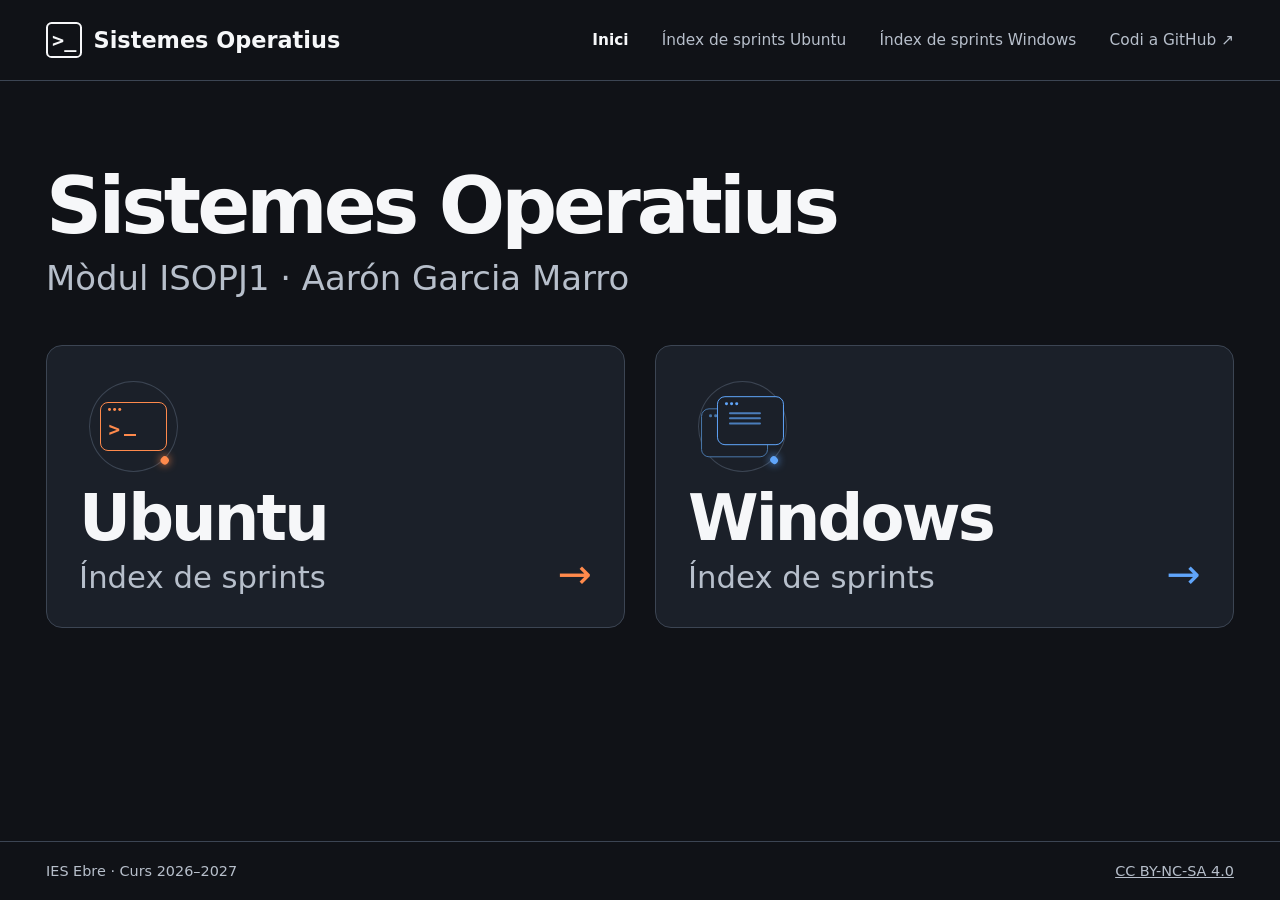
<file: index.html>
<!DOCTYPE html>
<html lang="ca">
<head>
  <meta charset="UTF-8">
  <meta name="viewport" content="width=device-width, initial-scale=1">
  <title>Sistemes Operatius · Inici</title>
  <link rel="stylesheet" href="css/portada.css">
</head>
<body>
  <header class="capcalera">
    <nav class="contenidor navegacio" aria-label="Navegació principal">
      <a class="marca" href="index.html">
        <span class="marca-terminal" aria-hidden="true">&gt;_</span>
        Sistemes Operatius
      </a>
      <ul class="menu">
        <li><a href="index.html" aria-current="page">Inici</a></li>
        <li><a href="sprints_ubuntu.html">Índex de sprints Ubuntu</a></li>
        <li><a href="sprints_windows.html">Índex de sprints Windows</a></li>
        <li><a href="https://github.com/aarongarcia33/sistemes_operatius">Codi a GitHub ↗</a></li>
      </ul>
    </nav>
  </header>

  <main class="contenidor portada">
    <h1>Sistemes Operatius</h1>
    <p class="subtitol">Mòdul ISOPJ1 · Aarón Garcia Marro</p>

    <div class="sistemes">
      <a class="targeta ubuntu" href="sprints_ubuntu.html" aria-labelledby="ubuntu-titol ubuntu-index">
        <span class="animacio" aria-hidden="true">
          <span class="orbita"></span>
          <span class="finestra terminal"><span class="simbol-terminal">&gt;</span><span class="cursor"></span></span>
        </span>
        <h2 id="ubuntu-titol">Ubuntu</h2>
        <span class="targeta-index" id="ubuntu-index">Índex de sprints</span>
        <span class="fletxa" aria-hidden="true">→</span>
      </a>

      <a class="targeta windows" href="sprints_windows.html" aria-labelledby="windows-titol windows-index">
        <span class="animacio" aria-hidden="true">
          <span class="orbita"></span>
          <span class="finestra finestra-darrere"></span>
          <span class="finestra finestra-davant"><span class="linies"></span></span>
        </span>
        <h2 id="windows-titol">Windows</h2>
        <span class="targeta-index" id="windows-index">Índex de sprints</span>
        <span class="fletxa" aria-hidden="true">→</span>
      </a>
    </div>
  </main>

  <footer class="peu">
    <div class="contenidor peu-contingut">
      <span>IES Ebre · Curs 2026–2027</span>
      <a href="https://creativecommons.org/licenses/by-nc-sa/4.0/deed.ca" rel="license">CC BY-NC-SA 4.0</a>
    </div>
  </footer>
</body>
</html>
</file>
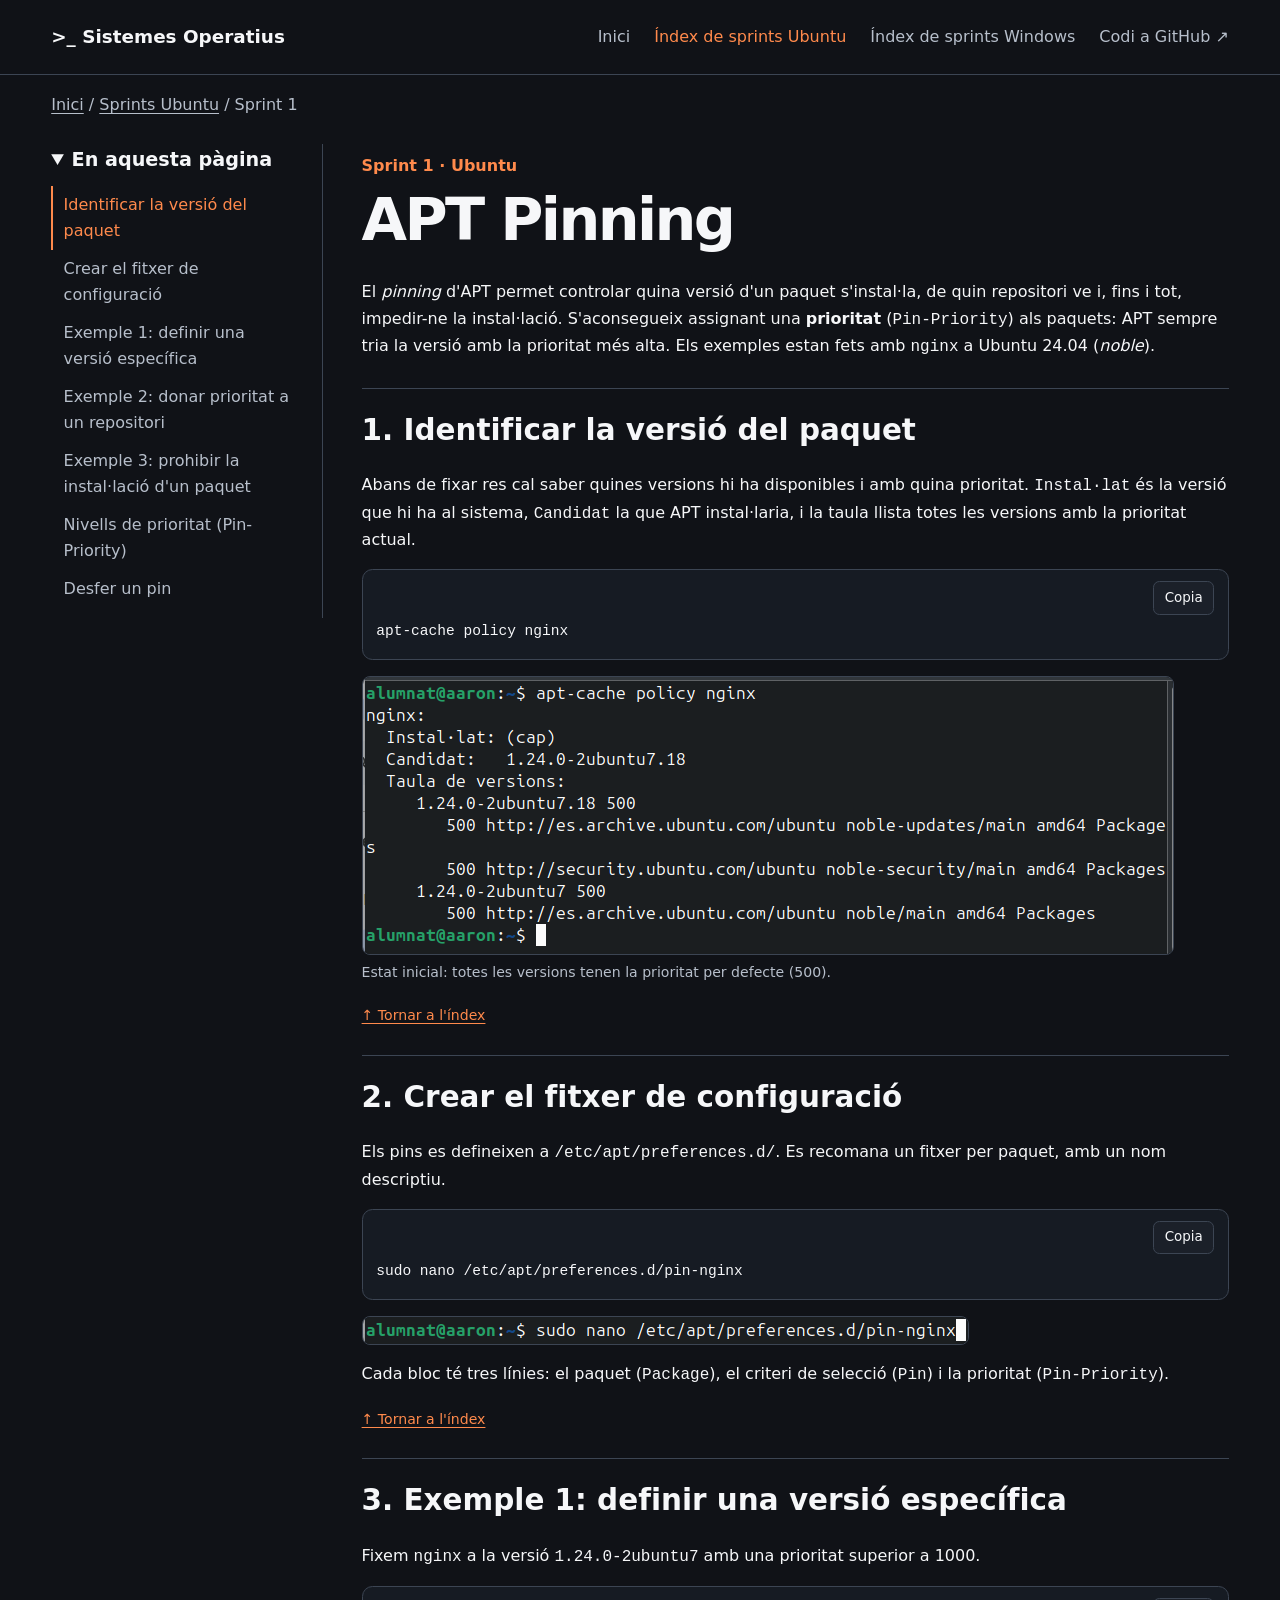
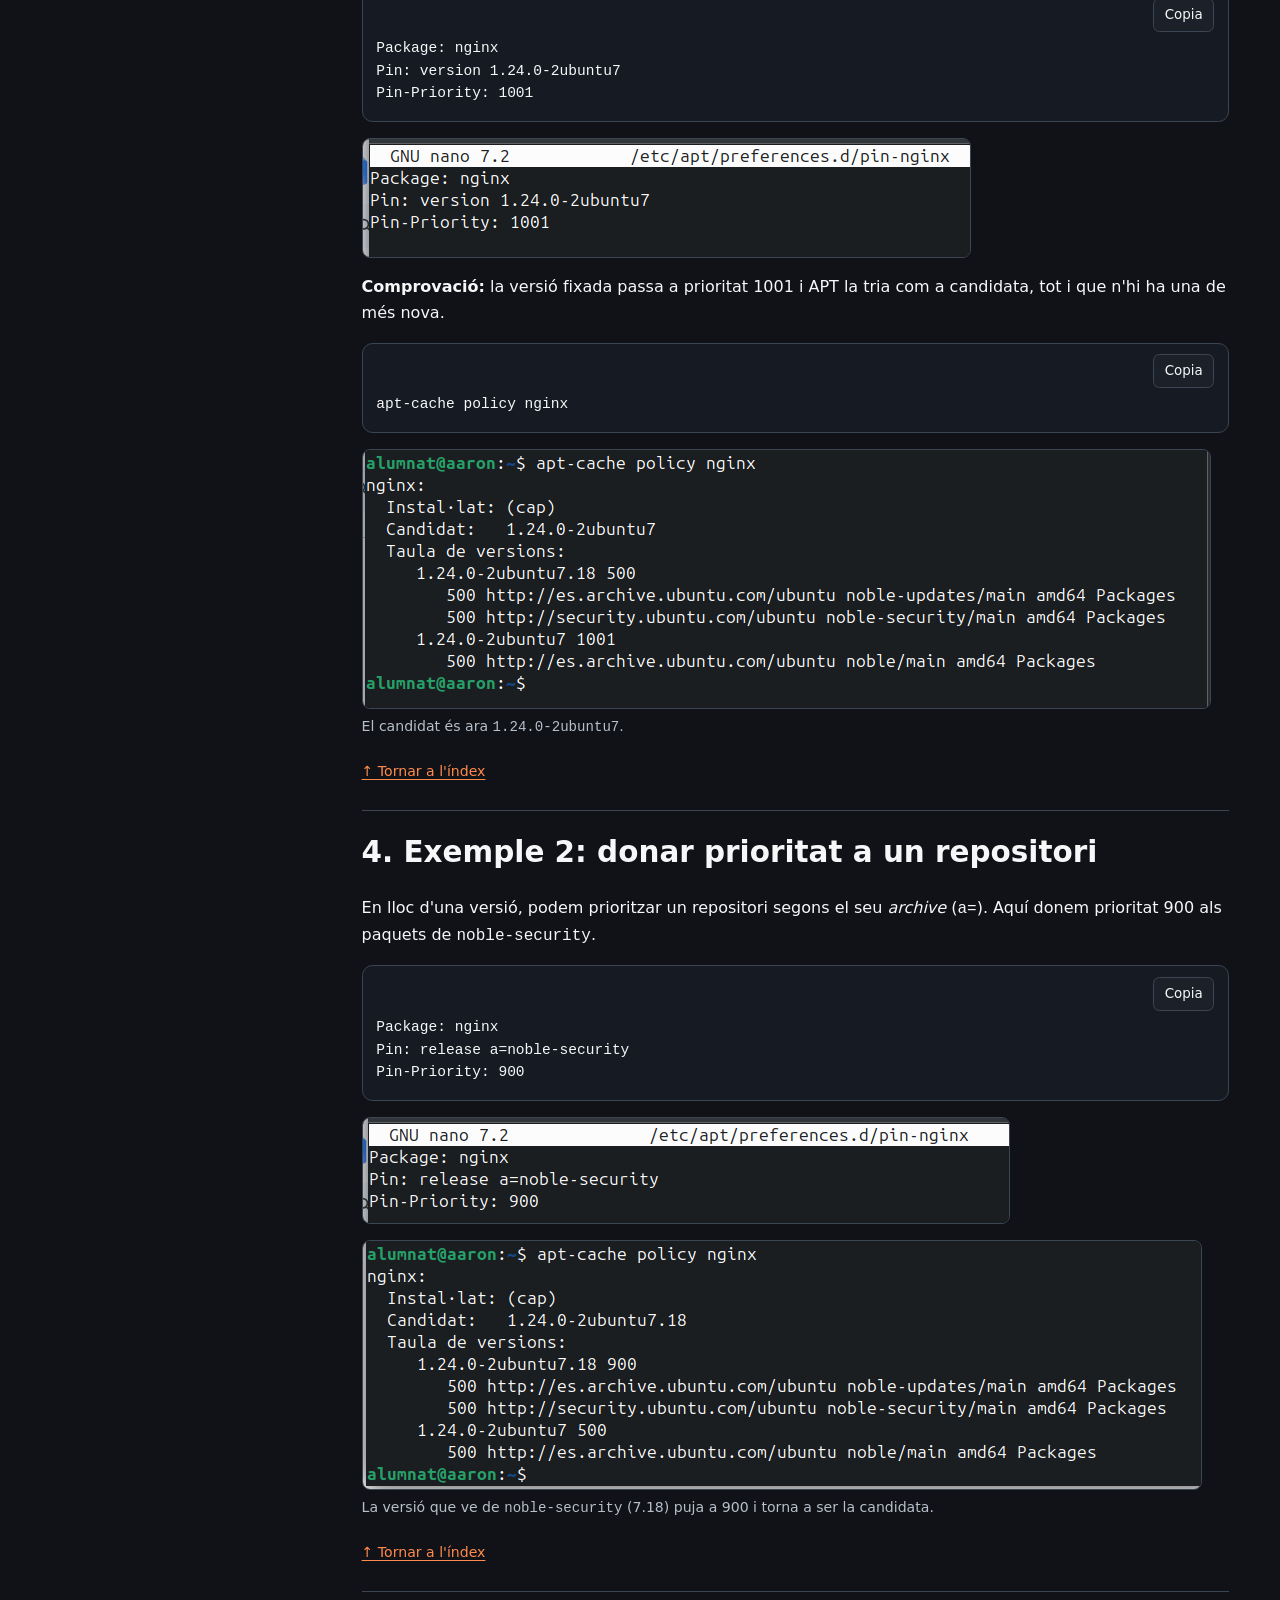
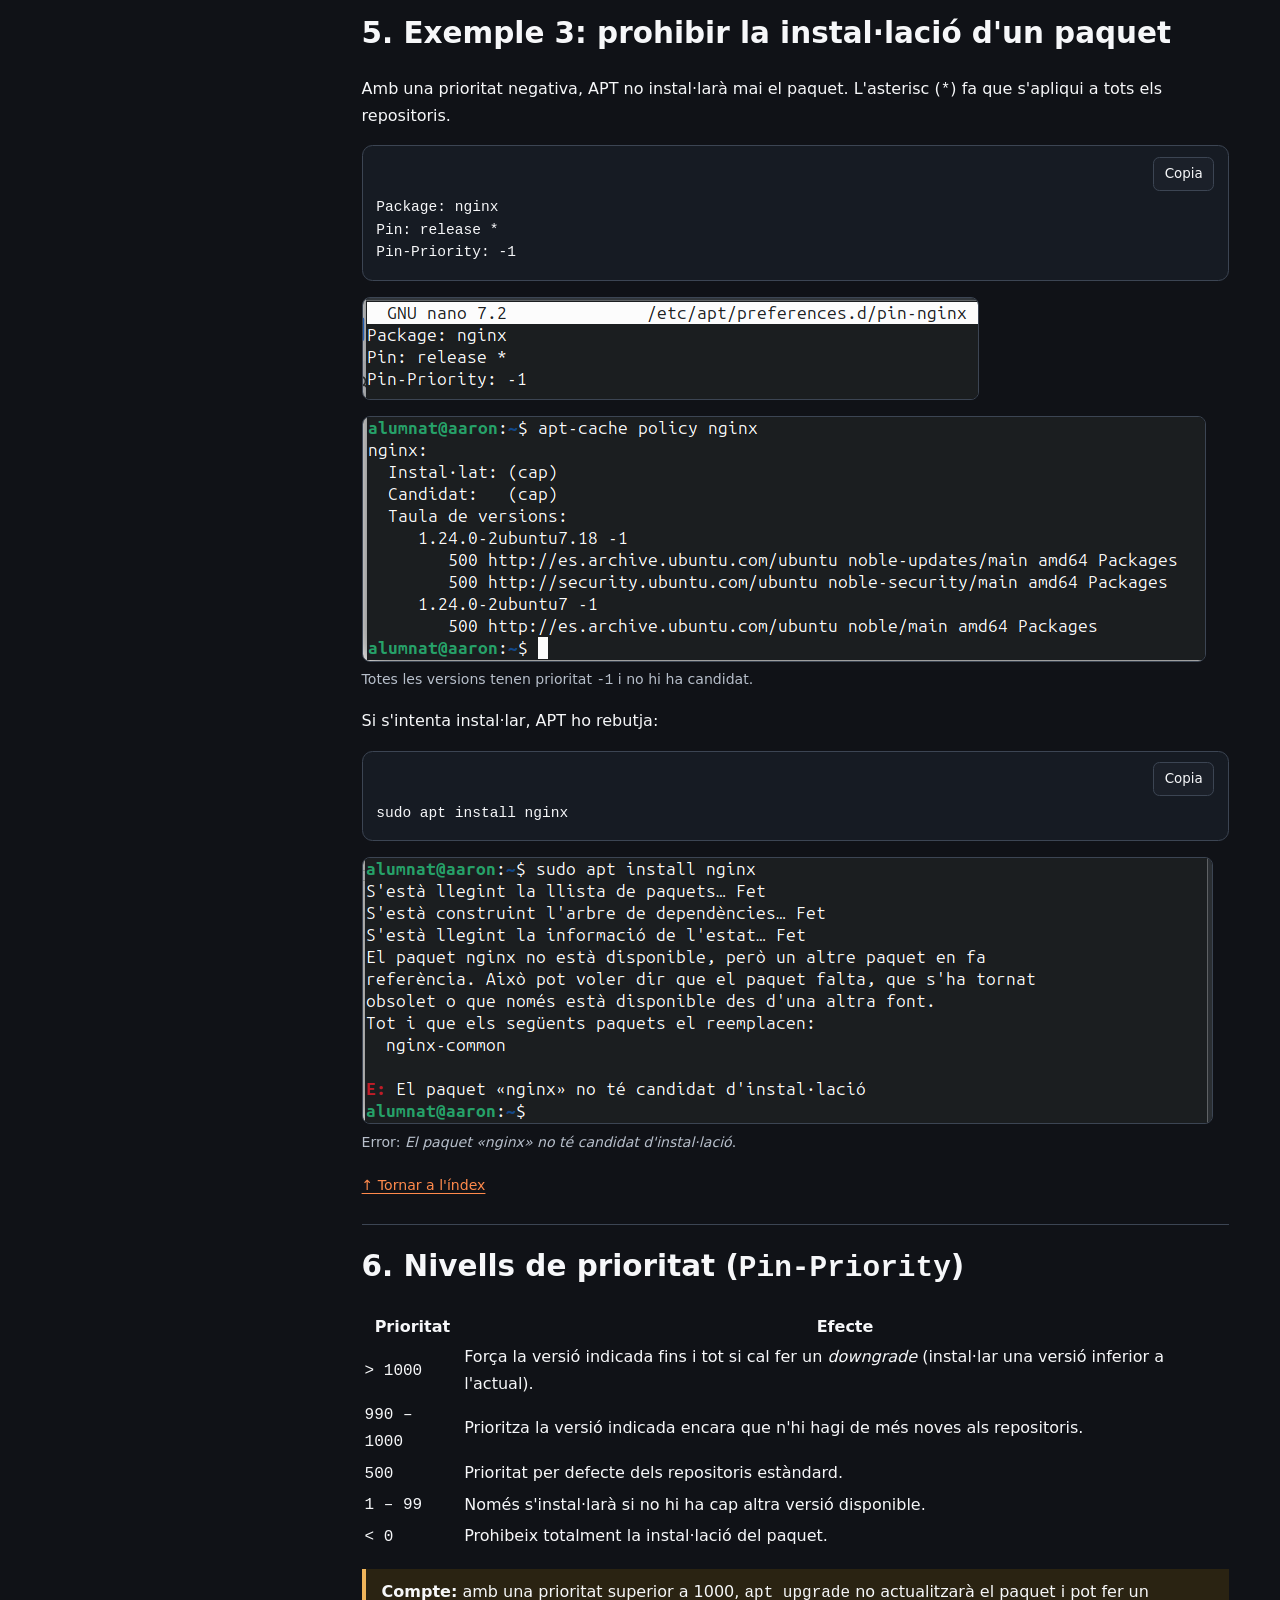
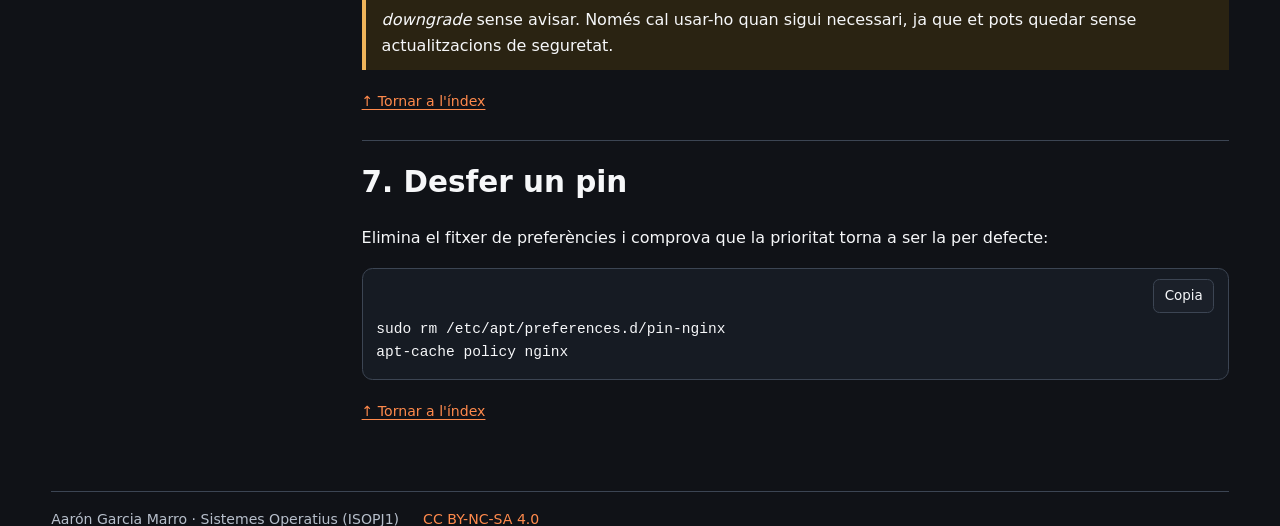
<file: ubuntu/sprint1/index.html>
<!DOCTYPE html>
<html lang="ca">
<head>
  <meta charset="UTF-8">
  <meta name="viewport" content="width=device-width, initial-scale=1">
  <title>APT Pinning · Sprint 1 Ubuntu · Sistemes Operatius</title>
  <style>

:root {
  color-scheme: dark;
  --bg: #101217;
  --card: #1b2029;
  --tx: #f6f7f9;
  --mut: #b7bfcb;
  --ac: #ff8a4c;
  --acs: #292017;
  --bd: #3c4553;
  --code: #161b23;
  --codetx: #f6f7f9;
  --w: #2a2312;
  --wbd: #efb45a;
  --g: #172920;
  --gbd: #76c8a1;
  --sh: none;
  font-family: system-ui, "Segoe UI", sans-serif;
}
* { box-sizing: border-box; }
html { scroll-padding-top: 1rem; scroll-behavior: auto; }
body { margin: 0; background: var(--bg); color: var(--tx); font: 1rem/1.65 system-ui, "Segoe UI", sans-serif; }
a { color: var(--ac); text-underline-offset: .18em; }
:focus-visible { outline: 2px solid var(--ac); outline-offset: 4px; }
.amplada { width: min(92%, 83rem); margin-inline: auto; }
.capcalera, .peu { border-bottom: 1px solid var(--bd); }
.navegacio, .menu, .peu { display: flex; align-items: center; flex-wrap: wrap; gap: .6rem 1.5rem; }
.navegacio { justify-content: space-between; min-height: 4.6rem; padding-block: .9rem; }
.navegacio a { color: var(--mut); text-decoration: none; }
.navegacio a:hover, .navegacio .actual { color: var(--ac); }
.navegacio .marca { color: var(--tx); font-weight: 750; font-size: 1.15rem; }
.ruta { margin-block: 1.1rem 1.6rem; color: var(--mut); }
.ruta a { color: inherit; }
.graella { display: grid; grid-template-columns: minmax(12rem, 17rem) minmax(0, 1fr); gap: clamp(1.35rem, 3vw, 3rem); align-items: start; }
.index-doc { position: sticky; top: 1rem; border-right: 1px solid var(--bd); padding: 0 1rem 0 0; max-height: calc(100vh - 2rem); overflow-y: auto; }
.index-doc summary { cursor: pointer; font-size: 1.2rem; font-weight: 700; }
.index-doc ol { list-style: none; padding: 0; margin: .65rem 0; }
.index-doc a { display: block; border-left: 2px solid transparent; padding: .35rem .65rem; color: var(--mut); text-decoration: none; }
.index-doc a:hover, .index-doc a[aria-current] { color: var(--ac); border-color: var(--ac); }
main.document { width: 100%; max-width: none; margin: 0; padding: 0 0 2.5rem; min-width: 0; }
.intro { margin-bottom: 1.75rem; }
.intro h1 { margin: .2rem 0 .6rem; font-size: clamp(2.05rem, 4.6vw, 4.6rem); letter-spacing: -.045em; line-height: 1.07; }
.intro p { margin: .55rem 0; color: var(--mut); }
.intro .etiqueta { color: var(--ac); font-weight: 650; }
.document h2 { font-size: clamp(1.5rem, 2.3vw, 2.15rem); line-height: 1.2; }
.document :is(.apartat, .part) { background: transparent; border: 0; border-top: 1px solid var(--bd); border-radius: 0; margin: 1.7rem 0; padding: 1.5rem 0 0; overflow: visible; box-shadow: none; }
.document .apartat h2 { margin-top: 0; }
.document .banner { background: transparent; color: inherit; padding: 0; }
.document .banner small, .document .banner span { color: var(--mut); }
.document .body { padding: 0; }
.document h3 .lv { color: var(--bg); }
.document pre { white-space: pre; overflow-x: auto; font: .91rem/1.55 ui-monospace, monospace; }
.document code { font-family: ui-monospace, monospace; }
.document pre code { background: transparent; padding: 0; font-size: inherit; }
.document figure { margin: 1rem 0; }
.document figure img { display: block; max-width: 100%; height: auto; border: 1px solid var(--bd); border-radius: .5rem; }
.document figcaption { color: var(--mut); font-size: .88rem; margin-top: .4rem; }
.document .nota { background: var(--w); border-left: 4px solid var(--wbd); padding: .65rem 1rem; }
.document table { display: block; max-width: 100%; overflow-x: auto; }
.document .tornar-index, .document .back { margin-top: 1.25rem; font-size: .88rem; }
.document .bloc-codi { display: grid; border: 1px solid var(--bd); border-radius: .65rem; background: var(--code); padding: .65rem .85rem; margin: 1rem 0; }
.document .bloc-codi pre { margin: .35rem 0; }
button { color: var(--tx); background: var(--card); border: 1px solid var(--bd); border-radius: .4rem; padding: .3rem .65rem; font: inherit; cursor: pointer; }
.copia { justify-self: end; font-size: .84rem; }
.document img[data-ampliable] { cursor: zoom-in; }
dialog { width: max-content; max-width: 94vw; max-height: 94vh; border: 1px solid var(--bd); border-radius: .75rem; background: var(--bg); padding: .7rem; }
dialog form { text-align: right; margin-bottom: .5rem; }
dialog img { display: block; max-width: 88vw; max-height: 78vh; object-fit: contain; }
dialog::backdrop { background: #000c; }
.peu { margin: 0; padding: 1rem 0; border-top: 1px solid var(--bd); border-bottom: 0; color: var(--mut); font-size: .88rem; }
@media (max-width: 53rem) {
  .graella { grid-template-columns: minmax(0, 1fr); }
  .index-doc { position: static; max-height: none; border: 0; padding: .75rem; border-radius: .65rem; background: var(--card); }
}

  </style>
</head>
<body>
  <header class="capcalera">
    <nav class="amplada navegacio" aria-label="Navegació principal">
      <a class="marca" href="../../index.html">&gt;_ Sistemes Operatius</a>
      <div class="menu">
        <a href="../../index.html">Inici</a>
        <a class="actual" href="../../sprints_ubuntu.html">Índex de sprints Ubuntu</a>
        <a href="../../sprints_windows.html">Índex de sprints Windows</a>
        <a href="https://github.com/aarongarcia33/sistemes_operatius">Codi a GitHub ↗</a>
      </div>
    </nav>
  </header>
  <div class="amplada">
    <nav class="ruta" aria-label="Ubicació">
      <a href="../../index.html">Inici</a> /
      <a href="../../sprints_ubuntu.html">Sprints Ubuntu</a> /
      <span aria-current="page">Sprint 1</span>
    </nav>
    <div class="graella" id="index-apartats">
      <aside class="index-doc">
        <details open>
          <summary>En aquesta pàgina</summary>
          <ol>
          <li><a href="#identificar">Identificar la versió del paquet</a></li>
          <li><a href="#config">Crear el fitxer de configuració</a></li>
          <li><a href="#versio">Exemple 1: definir una versió específica</a></li>
          <li><a href="#repo">Exemple 2: donar prioritat a un repositori</a></li>
          <li><a href="#prohibir">Exemple 3: prohibir la instal·lació d&#x27;un paquet</a></li>
          <li><a href="#prioritats">Nivells de prioritat (Pin-Priority)</a></li>
          <li><a href="#desfer">Desfer un pin</a></li>
          </ol>
        </details>
      </aside>
      <main class="document">
        <header class="intro">
          <p class="etiqueta">Sprint 1 · Ubuntu</p>
          <h1>APT Pinning</h1>
          
        </header>
<p>
      El <em>pinning</em> d'APT permet controlar quina versió d'un paquet s'instal·la, de quin repositori ve i, fins i tot, impedir-ne la instal·lació. S'aconsegueix assignant una <strong>prioritat</strong> (<code>Pin-Priority</code>) als paquets: APT sempre tria la versió amb la prioritat més alta. Els exemples estan fets amb <code>nginx</code> a Ubuntu 24.04 (<em>noble</em>).
    </p>

    


    <article class="apartat" id="identificar">
      <h2>1. Identificar la versió del paquet</h2>

      <p>Abans de fixar res cal saber quines versions hi ha disponibles i amb quina prioritat. <code>Instal·lat</code> és la versió que hi ha al sistema, <code>Candidat</code> la que APT instal·laria, i la taula llista totes les versions amb la prioritat actual.</p>
      <pre><code>apt-cache policy nginx</code></pre>
      <figure>
        <img src="[data-uri]" alt="Sortida d'apt-cache policy nginx: cap versió instal·lada, candidat 1.24.0-2ubuntu7.18 i dues versions amb prioritat 500">
        <figcaption>Estat inicial: totes les versions tenen la prioritat per defecte (500).</figcaption>
      </figure>

      <p class="tornar-index">
        <a href="#index-apartats">↑ Tornar a l'índex</a>
      </p>
    </article>


    <article class="apartat" id="config">
      <h2>2. Crear el fitxer de configuració</h2>

      <p>Els pins es defineixen a <code>/etc/apt/preferences.d/</code>. Es recomana un fitxer per paquet, amb un nom descriptiu.</p>
      <pre><code>sudo nano /etc/apt/preferences.d/pin-nginx</code></pre>
      <figure>
        <img src="[data-uri]" alt="Terminal amb l'ordre sudo nano /etc/apt/preferences.d/pin-nginx">
      </figure>
      <p>Cada bloc té tres línies: el paquet (<code>Package</code>), el criteri de selecció (<code>Pin</code>) i la prioritat (<code>Pin-Priority</code>).</p>

      <p class="tornar-index">
        <a href="#index-apartats">↑ Tornar a l'índex</a>
      </p>
    </article>


    <article class="apartat" id="versio">
      <h2>3. Exemple 1: definir una versió específica</h2>

      <p>Fixem <code>nginx</code> a la versió <code>1.24.0-2ubuntu7</code> amb una prioritat superior a 1000.</p>
      <pre><code>Package: nginx
Pin: version 1.24.0-2ubuntu7
Pin-Priority: 1001</code></pre>
      <figure>
        <img src="[data-uri]" alt="Fitxer pin-nginx a nano amb Pin: version 1.24.0-2ubuntu7 i Pin-Priority 1001">
      </figure>
      <p><strong>Comprovació:</strong> la versió fixada passa a prioritat 1001 i APT la tria com a candidata, tot i que n'hi ha una de més nova.</p>
      <pre><code>apt-cache policy nginx</code></pre>
      <figure>
        <img src="[data-uri]" alt="apt-cache policy nginx amb la versió 1.24.0-2ubuntu7 amb prioritat 1001 i com a candidata">
        <figcaption>El candidat és ara <code>1.24.0-2ubuntu7</code>.</figcaption>
      </figure>

      <p class="tornar-index">
        <a href="#index-apartats">↑ Tornar a l'índex</a>
      </p>
    </article>


    <article class="apartat" id="repo">
      <h2>4. Exemple 2: donar prioritat a un repositori</h2>

      <p>En lloc d'una versió, podem prioritzar un repositori segons el seu <em>archive</em> (<code>a=</code>). Aquí donem prioritat 900 als paquets de <code>noble-security</code>.</p>
      <pre><code>Package: nginx
Pin: release a=noble-security
Pin-Priority: 900</code></pre>
      <figure>
        <img src="[data-uri]" alt="Fitxer pin-nginx amb Pin: release a=noble-security i Pin-Priority 900">
      </figure>
      <figure>
        <img src="[data-uri]" alt="apt-cache policy nginx amb la versió 1.24.0-2ubuntu7.18 amb prioritat 900 i com a candidata">
        <figcaption>La versió que ve de <code>noble-security</code> (7.18) puja a 900 i torna a ser la candidata.</figcaption>
      </figure>

      <p class="tornar-index">
        <a href="#index-apartats">↑ Tornar a l'índex</a>
      </p>
    </article>


    <article class="apartat" id="prohibir">
      <h2>5. Exemple 3: prohibir la instal·lació d'un paquet</h2>

      <p>Amb una prioritat negativa, APT no instal·larà mai el paquet. L'asterisc (<code>*</code>) fa que s'apliqui a tots els repositoris.</p>
      <pre><code>Package: nginx
Pin: release *
Pin-Priority: -1</code></pre>
      <figure>
        <img src="[data-uri]" alt="Fitxer pin-nginx amb Pin: release * i Pin-Priority -1">
      </figure>
      <figure>
        <img src="[data-uri]" alt="apt-cache policy nginx amb Candidat (cap) i totes les versions amb prioritat -1">
        <figcaption>Totes les versions tenen prioritat <code>-1</code> i no hi ha candidat.</figcaption>
      </figure>
      <p>Si s'intenta instal·lar, APT ho rebutja:</p>
      <pre><code>sudo apt install nginx</code></pre>
      <figure>
        <img src="[data-uri]" alt="Error d'apt: el paquet nginx no té candidat d'instal·lació">
        <figcaption>Error: <em>El paquet «nginx» no té candidat d'instal·lació</em>.</figcaption>
      </figure>

      <p class="tornar-index">
        <a href="#index-apartats">↑ Tornar a l'índex</a>
      </p>
    </article>


    <article class="apartat" id="prioritats">
      <h2>6. Nivells de prioritat (<code>Pin-Priority</code>)</h2>

      <table class="taula-apartats">
        <thead>
          <tr><th>Prioritat</th><th>Efecte</th></tr>
        </thead>
        <tbody>
          <tr><td><code>&gt; 1000</code></td><td>Força la versió indicada fins i tot si cal fer un <em>downgrade</em> (instal·lar una versió inferior a l'actual).</td></tr>
          <tr><td><code>990 – 1000</code></td><td>Prioritza la versió indicada encara que n'hi hagi de més noves als repositoris.</td></tr>
          <tr><td><code>500</code></td><td>Prioritat per defecte dels repositoris estàndard.</td></tr>
          <tr><td><code>1 – 99</code></td><td>Només s'instal·larà si no hi ha cap altra versió disponible.</td></tr>
          <tr><td><code>&lt; 0</code></td><td>Prohibeix totalment la instal·lació del paquet.</td></tr>
        </tbody>
      </table>
      <p class="nota"><strong>Compte:</strong> amb una prioritat superior a 1000, <code>apt upgrade</code> no actualitzarà el paquet i pot fer un <em>downgrade</em> sense avisar. Només cal usar-ho quan sigui necessari, ja que et pots quedar sense actualitzacions de seguretat.</p>

      <p class="tornar-index">
        <a href="#index-apartats">↑ Tornar a l'índex</a>
      </p>
    </article>


    <article class="apartat" id="desfer">
      <h2>7. Desfer un pin</h2>

      <p>Elimina el fitxer de preferències i comprova que la prioritat torna a ser la per defecte:</p>
      <pre><code>sudo rm /etc/apt/preferences.d/pin-nginx
apt-cache policy nginx</code></pre>

      <p class="tornar-index">
        <a href="#index-apartats">↑ Tornar a l'índex</a>
      </p>
    </article>
      </main>
    </div>
    <footer class="peu">
      <span>Aarón Garcia Marro · Sistemes Operatius (ISOPJ1)</span>
      <a href="https://creativecommons.org/licenses/by-nc-sa/4.0/deed.ca" rel="license">CC BY-NC-SA 4.0</a>
    </footer>
  </div>
  <dialog aria-label="Captura ampliada">
    <form method="dialog"><button>Tanca</button></form>
    <img alt="">
  </dialog>
  <script>
(() => {
  const index = document.querySelector('.index-doc details');
  const enllacos = [...index.querySelectorAll('a')];
  const apartats = enllacos.map(enllac => document.getElementById(enllac.hash.slice(1)));
  const mobil = matchMedia('(max-width: 53rem)');
  const adaptaIndex = () => { index.open = !mobil.matches; };
  adaptaIndex();
  mobil.addEventListener('change', adaptaIndex);
  index.addEventListener('click', event => {
    if (mobil.matches && event.target.closest('a')) index.open = false;
  });

  const actualitzaIndex = () => {
    let actiu = 0;
    apartats.forEach((apartat, i) => {
      if (apartat.getBoundingClientRect().top <= 110) actiu = i;
    });
    enllacos.forEach((enllac, i) => {
      if (i === actiu) enllac.setAttribute('aria-current', 'location');
      else enllac.removeAttribute('aria-current');
    });
  };
  window.addEventListener('scroll', actualitzaIndex, { passive: true });
  actualitzaIndex();

  document.querySelectorAll('.document pre').forEach(pre => {
    const boto = document.createElement('button');
    boto.type = 'button';
    boto.className = 'copia';
    boto.textContent = 'Copia';
    boto.addEventListener('click', async () => {
      try {
        await navigator.clipboard.writeText(pre.textContent.replace(/\n$/, ''));
        boto.textContent = 'Copiat';
      } catch {
        const rang = document.createRange();
        rang.selectNodeContents(pre);
        const seleccio = window.getSelection();
        seleccio.removeAllRanges();
        seleccio.addRange(rang);
        boto.textContent = 'Text seleccionat';
      }
    });
    const bloc = document.createElement('div');
    bloc.className = 'bloc-codi';
    pre.before(bloc);
    bloc.append(boto, pre);
  });

  const dialeg = document.querySelector('dialog');
  const gran = dialeg.querySelector('img');
  document.querySelectorAll('.document figure img').forEach(imatge => {
    imatge.dataset.ampliable = '';
    imatge.tabIndex = 0;
    imatge.setAttribute('role', 'button');
    imatge.setAttribute('aria-label', 'Amplia la captura: ' + imatge.alt);
    const amplia = () => {
      gran.src = imatge.currentSrc || imatge.src;
      gran.alt = imatge.alt;
      dialeg.showModal();
    };
    imatge.addEventListener('click', amplia);
    imatge.addEventListener('keydown', event => {
      if (event.key === 'Enter' || event.key === ' ') {
        event.preventDefault();
        amplia();
      }
    });
  });
})();

  </script>
</body>
</html>
</file>
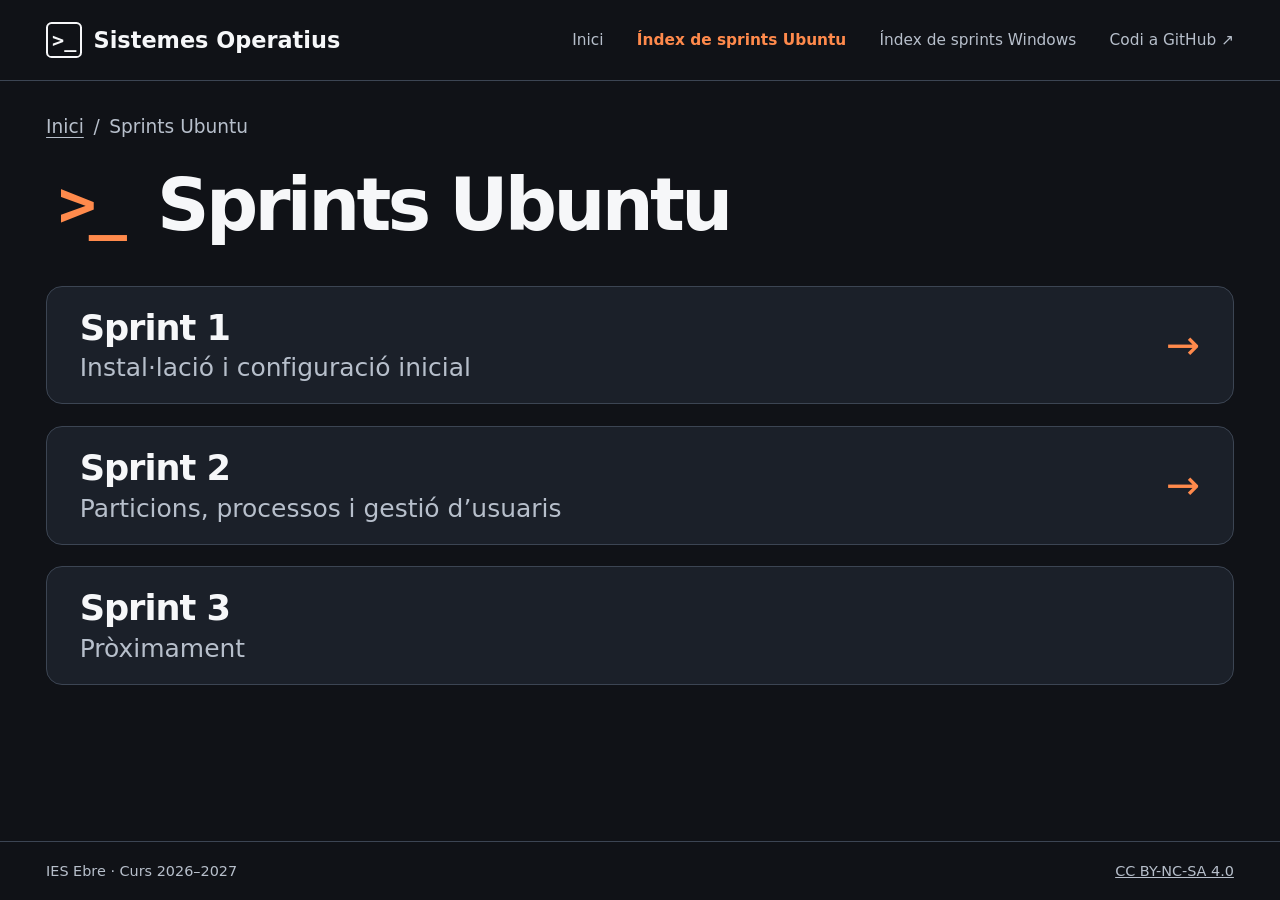
<file: sprints_ubuntu.html>
<!DOCTYPE html>
<html lang="ca">
<head>
  <meta charset="UTF-8">
  <meta name="viewport" content="width=device-width, initial-scale=1">
  <title>Sprints Ubuntu · Sistemes Operatius</title>
  <link rel="stylesheet" href="css/portada.css">
</head>
<body class="pagina-sprints ubuntu">
  <header class="capcalera">
    <nav class="contenidor navegacio" aria-label="Navegació principal">
      <a class="marca" href="index.html">
        <span class="marca-terminal" aria-hidden="true">&gt;_</span>
        Sistemes Operatius
      </a>
      <ul class="menu">
        <li><a href="index.html">Inici</a></li>
        <li><a href="sprints_ubuntu.html" aria-current="page">Índex de sprints Ubuntu</a></li>
        <li><a href="sprints_windows.html">Índex de sprints Windows</a></li>
        <li><a href="https://github.com/aarongarcia33/sistemes_operatius">Codi a GitHub ↗</a></li>
      </ul>
    </nav>
  </header>

  <main class="contenidor index-sprints">
    <nav class="fil-sprints" aria-label="Ubicació">
      <a href="index.html">Inici</a>
      <span aria-hidden="true">/</span>
      <span aria-current="page">Sprints Ubuntu</span>
    </nav>
    <h1 class="titol-sprints">
      <span class="icona-sprints" aria-hidden="true"><span class="simbol-sprint-terminal">&gt;<span class="cursor-sprint">_</span></span></span>
      Sprints Ubuntu
    </h1>
    <ul class="llista-sprints">
      <li>
        <a class="fila-sprint" href="ubuntu/sprint1/index.html">
          <h2>Sprint 1</h2>
          <p>Instal·lació i configuració inicial</p>
          <span class="fletxa-sprint" aria-hidden="true">→</span>
        </a>
      </li>
      <li>
        <a class="fila-sprint" href="ubuntu/sprint2/index.html">
          <h2>Sprint 2</h2>
          <p>Particions, processos i gestió d’usuaris</p>
          <span class="fletxa-sprint" aria-hidden="true">→</span>
        </a>
      </li>
      <li>
        <div class="fila-sprint fila-pendent">
          <h2>Sprint 3</h2>
          <p>Pròximament</p>
        </div>
      </li>
    </ul>
  </main>

  <footer class="peu">
    <div class="contenidor peu-contingut">
      <span>IES Ebre · Curs 2026–2027</span>
      <a href="https://creativecommons.org/licenses/by-nc-sa/4.0/deed.ca" rel="license">CC BY-NC-SA 4.0</a>
    </div>
  </footer>
</body>
</html>
</file>
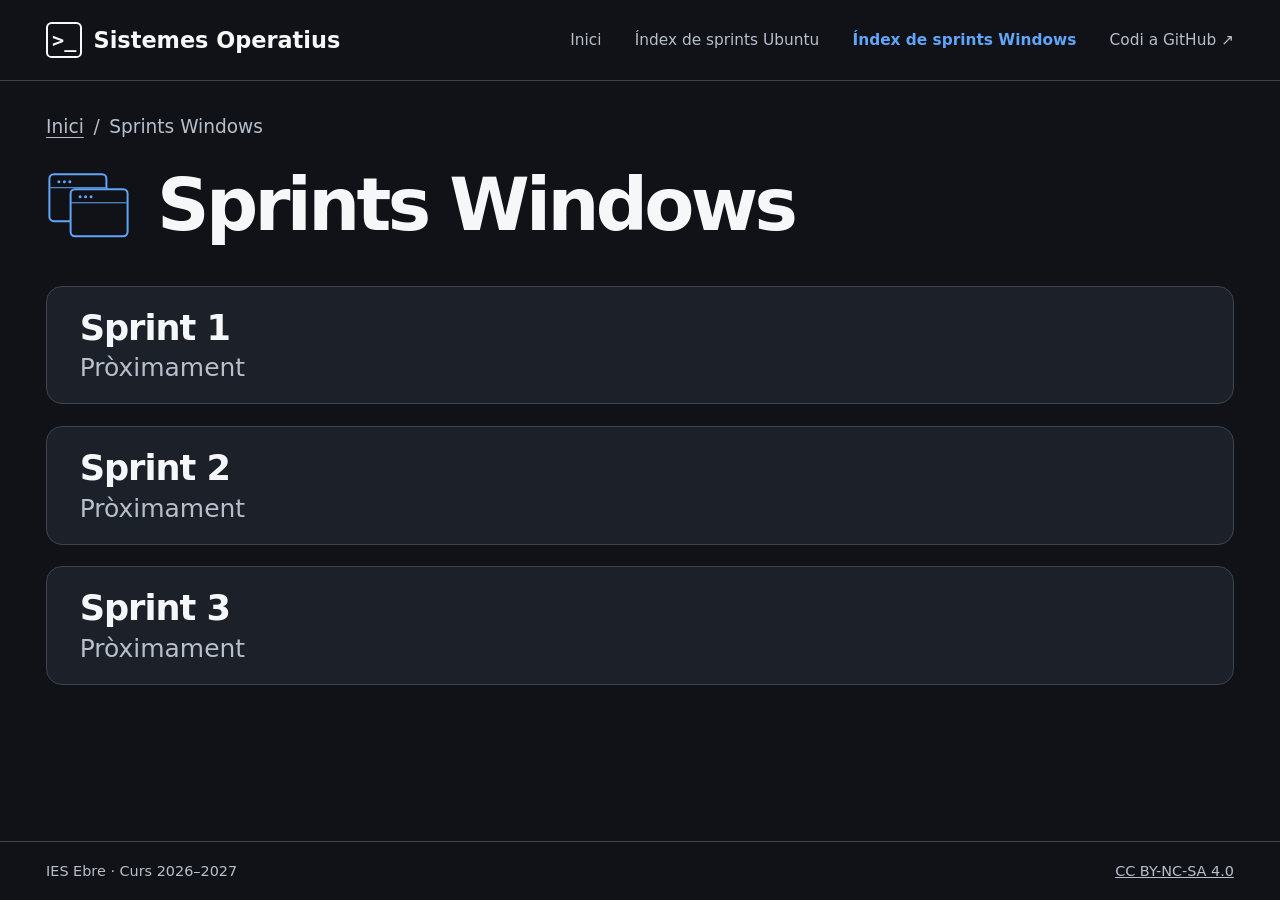
<file: sprints_windows.html>
<!DOCTYPE html>
<html lang="ca">
<head>
  <meta charset="UTF-8">
  <meta name="viewport" content="width=device-width, initial-scale=1">
  <title>Sprints Windows · Sistemes Operatius</title>
  <link rel="stylesheet" href="css/portada.css">
</head>
<body class="pagina-sprints windows">
  <header class="capcalera">
    <nav class="contenidor navegacio" aria-label="Navegació principal">
      <a class="marca" href="index.html">
        <span class="marca-terminal" aria-hidden="true">&gt;_</span>
        Sistemes Operatius
      </a>
      <ul class="menu">
        <li><a href="index.html">Inici</a></li>
        <li><a href="sprints_ubuntu.html">Índex de sprints Ubuntu</a></li>
        <li><a href="sprints_windows.html" aria-current="page">Índex de sprints Windows</a></li>
        <li><a href="https://github.com/aarongarcia33/sistemes_operatius">Codi a GitHub ↗</a></li>
      </ul>
    </nav>
  </header>

  <main class="contenidor index-sprints">
    <nav class="fil-sprints" aria-label="Ubicació">
      <a href="index.html">Inici</a>
      <span aria-hidden="true">/</span>
      <span aria-current="page">Sprints Windows</span>
    </nav>
    <h1 class="titol-sprints">
      <span class="icona-sprints" aria-hidden="true"><span class="icona-finestra icona-finestra-darrere"></span><span class="icona-finestra icona-finestra-davant"></span></span>
      Sprints Windows
    </h1>
    <ul class="llista-sprints">
      <li>
        <div class="fila-sprint fila-pendent">
          <h2>Sprint 1</h2>
          <p>Pròximament</p>
        </div>
      </li>
      <li>
        <div class="fila-sprint fila-pendent">
          <h2>Sprint 2</h2>
          <p>Pròximament</p>
        </div>
      </li>
      <li>
        <div class="fila-sprint fila-pendent">
          <h2>Sprint 3</h2>
          <p>Pròximament</p>
        </div>
      </li>
    </ul>
  </main>

  <footer class="peu">
    <div class="contenidor peu-contingut">
      <span>IES Ebre · Curs 2026–2027</span>
      <a href="https://creativecommons.org/licenses/by-nc-sa/4.0/deed.ca" rel="license">CC BY-NC-SA 4.0</a>
    </div>
  </footer>
</body>
</html>
</file>
<file: css/portada.css>
:root {
  color-scheme: dark;
  --fons: #101217;
  --targeta: #1b2029;
  --text: #f6f7f9;
  --text-secundari: #b7bfcb;
  --vora: #3c4553;
  --taronja: #ff8a4c;
  --blau: #60a5fa;
  font-family: system-ui, -apple-system, "Segoe UI", sans-serif;
}

* { box-sizing: border-box; }

body {
  display: flex;
  min-height: 100vh;
  flex-direction: column;
  margin: 0;
  color: var(--text);
  background: var(--fons);
}

a { color: inherit; }

a:focus-visible {
  outline: 2px solid currentColor;
  outline-offset: 5px;
}

.contenidor {
  width: min(100% - clamp(2rem, 7.2vw, 8rem), 92rem);
  margin-inline: auto;
}

.capcalera { border-bottom: 1px solid var(--vora); }

.navegacio,
.menu,
.marca {
  display: flex;
  align-items: center;
}

.navegacio {
  min-height: 5rem;
  flex-wrap: wrap;
  justify-content: space-between;
  gap: .85rem 1.5rem;
  padding-block: 1rem;
}

.marca,
.menu a,
.targeta {
  text-decoration: none;
}

.marca {
  gap: .7rem;
  font-size: clamp(1rem, 2vw, 1.4rem);
  font-weight: 750;
}

.marca-terminal {
  display: grid;
  width: 1.8em;
  aspect-ratio: 1;
  place-items: center;
  border: 2px solid;
  border-radius: .35rem;
  font: 700 .9em ui-monospace, monospace;
}

.menu {
  flex-wrap: wrap;
  gap: .7rem clamp(.9rem, 2.6vw, 2.6rem);
  padding: 0;
  margin: 0;
  list-style: none;
  font-size: clamp(.9rem, 1.2vw, 1.12rem);
  color: var(--text-secundari);
}

.menu a:hover,
.peu a:hover { text-decoration: underline; }

.menu [aria-current="page"] {
  color: var(--text);
  font-weight: 700;
}

.portada {
  flex: 1;
  padding-block: clamp(3rem, 6.6vw, 7rem);
}

h1, h2, p { margin: 0; }

h1 {
  font-size: clamp(2.65rem, 6.1vw, 6rem);
  line-height: 1.06;
  letter-spacing: -.05em;
}

.subtitol {
  margin-top: .65rem;
  color: var(--text-secundari);
  font-size: clamp(1.05rem, 2.65vw, 2.6rem);
}

.sistemes {
  display: grid;
  grid-template-columns: repeat(2, minmax(0, 1fr));
  gap: clamp(1rem, 2.35vw, 2.25rem);
  margin-top: clamp(2rem, 3.7vw, 3.65rem);
}

.targeta {
  position: relative;
  display: block;
  padding: clamp(1.25rem, 2.5vw, 2.5rem);
  border: 1px solid var(--vora);
  border-radius: 1rem;
  background: var(--targeta);
  transition: border-color .2s ease;
}

.ubuntu { --accent: var(--taronja); }
.windows { --accent: var(--blau); }

.targeta:is(:hover, :focus-visible) { border-color: var(--accent); }

.targeta h2 {
  margin: .55rem 0 .35rem;
  font-size: clamp(2.2rem, 5vw, 4.8rem);
  line-height: 1.08;
  letter-spacing: -.045em;
}

.targeta-index {
  color: var(--text-secundari);
  font-size: clamp(1.05rem, 2.4vw, 2.3rem);
}

.fletxa {
  position: absolute;
  right: clamp(1.25rem, 2.5vw, 2.5rem);
  bottom: clamp(1.25rem, 2.5vw, 2.5rem);
  color: var(--accent);
  font-size: clamp(1.7rem, 3.2vw, 3.1rem);
  line-height: 1;
}

.animacio {
  position: relative;
  display: grid;
  width: clamp(5.8rem, 8.5vw, 8.5rem);
  aspect-ratio: 1.12;
  place-items: center;
  color: var(--accent);
}

.orbita {
  position: absolute;
  inset: 3% 9%;
  border: 1px solid var(--vora);
  border-radius: 50%;
}

.orbita::after {
  position: absolute;
  width: .48rem;
  height: .48rem;
  border-radius: 50%;
  background: currentColor;
  box-shadow: 0 0 .55rem currentColor;
  content: "";
  offset-path: ellipse(51% 51% at 50% 50%);
  top: 0;
  left: 0;
  offset-distance: 13%;
}

.finestra {
  position: absolute;
  width: 61%;
  height: 50%;
  padding: .6rem .45rem .2rem;
  border: 1.5px solid currentColor;
  border-radius: .5rem;
  background: var(--targeta);
}

.finestra::before {
  position: absolute;
  top: .32rem;
  left: .4rem;
  width: .18rem;
  height: .18rem;
  border-radius: 50%;
  background: currentColor;
  box-shadow: .32rem 0 currentColor, .64rem 0 currentColor;
  content: "";
}

.terminal {
  display: flex;
  align-items: center;
  gap: .25rem;
}

.simbol-terminal {
  font: 650 clamp(1rem, 1.5vw, 1.5rem) ui-monospace, monospace;
}

.cursor {
  width: 23%;
  height: 2px;
  align-self: center;
  margin-top: .7rem;
  background: currentColor;
}

.finestra-darrere {
  translate: -12% 13%;
  color: #4976a9;
}

.finestra-davant { translate: 12% -12%; }

.linies {
  display: block;
  width: 64%;
  height: 2px;
  margin-top: .34rem;
  margin-left: .2rem;
  border-radius: 2px;
  background: currentColor;
  box-shadow: 0 .32rem currentColor, 0 .64rem currentColor;
  opacity: .7;
}

@media (prefers-reduced-motion: no-preference) {
  .orbita::after { animation: orbita 3.2s linear; }
  .terminal, .finestra-davant { animation: flotar 3.2s ease-in-out; }
  .finestra-darrere { animation: flotar 3.2s ease-in-out reverse; }
  .cursor { animation: cursor 1.6s ease-in-out 2; }

  .targeta:is(:hover, :focus-visible) .orbita::after,
  .targeta:is(:hover, :focus-visible) :is(.finestra, .cursor) {
    animation-iteration-count: infinite;
  }
}

@keyframes orbita { to { offset-distance: 113%; } }
@keyframes flotar { 25% { transform: translate(3px, -4px); } 75% { transform: translate(-3px, 4px); } }
@keyframes cursor { 50% { opacity: .2; } }

.peu { border-top: 1px solid var(--vora); }

.peu-contingut {
  display: flex;
  justify-content: space-between;
  flex-wrap: wrap;
  gap: .6rem 1rem;
  padding-block: 1.3rem;
  color: var(--text-secundari);
  font-size: .9rem;
}

@media (max-width: 44rem) {
  .sistemes { grid-template-columns: 1fr; }

  .navegacio {
    align-items: flex-start;
    flex-direction: column;
  }
}

/* Índexs de sprints d'Ubuntu i de Windows */
.pagina-sprints .menu [aria-current="page"] { color: var(--accent); }

.index-sprints {
  flex: 1;
  padding-block: clamp(1.65rem, 2.7vw, 2.8rem) clamp(2.5rem, 5vw, 5rem);
}

.fil-sprints {
  display: flex;
  flex-wrap: wrap;
  gap: .6rem;
  color: var(--text-secundari);
  font-size: clamp(.9rem, 1.45vw, 1.25rem);
}

.fil-sprints a { text-underline-offset: .2em; }

.titol-sprints {
  display: flex;
  align-items: center;
  gap: clamp(.7rem, 2vw, 2rem);
  margin-block: clamp(1.2rem, 2vw, 2rem) clamp(1.6rem, 3vw, 3rem);
  font-size: clamp(2rem, 5.7vw, 5.7rem);
}

.icona-sprints {
  position: relative;
  display: grid;
  flex: 0 0 auto;
  width: 1.17em;
  aspect-ratio: 1;
  place-items: center;
  color: var(--accent);
}

.simbol-sprint-terminal {
  font: 750 .87em/1 ui-monospace, monospace;
  letter-spacing: -.12em;
}

.cursor-sprint { display: inline-block; }

.icona-finestra {
  position: absolute;
  width: 69%;
  height: 57%;
  border: .035em solid currentColor;
  border-radius: .075em;
  background: var(--fons);
}

.icona-finestra::before {
  position: absolute;
  top: 25%;
  inset-inline: 0;
  border-top: .026em solid currentColor;
  content: "";
}

.icona-finestra::after {
  position: absolute;
  top: 10%;
  left: 12%;
  width: .042em;
  height: .042em;
  border-radius: 50%;
  background: currentColor;
  box-shadow: .075em 0 currentColor, .15em 0 currentColor;
  content: "";
}

.icona-finestra-darrere { translate: -18% -14%; }
.icona-finestra-davant { translate: 18% 17%; }

.llista-sprints {
  display: grid;
  gap: clamp(.85rem, 1.7vw, 1.7rem);
  margin: 0;
  padding: 0;
  list-style: none;
}

.fila-sprint {
  display: grid;
  grid-template-columns: minmax(0, 1fr) auto;
  align-items: center;
  column-gap: .85rem;
  row-gap: .3rem;
  padding: clamp(1rem, 1.65vw, 1.6rem) clamp(1rem, 2.55vw, 2.55rem);
  border: 1px solid var(--vora);
  border-radius: 1rem;
  background: var(--targeta);
  text-decoration: none;
}

.fila-sprint h2 {
  font-size: clamp(1.35rem, 2.75vw, 2.75rem);
  line-height: 1.15;
  letter-spacing: -.03em;
}

.fila-sprint p {
  grid-column: 1;
  color: var(--text-secundari);
  font-size: clamp(1rem, 1.95vw, 1.95rem);
}

a.fila-sprint:is(:hover, :focus-visible) { border-color: var(--accent); }

.fletxa-sprint {
  grid-column: 2;
  grid-row: 1 / 3;
  color: var(--accent);
  font-size: clamp(1.75rem, 3.2vw, 3.2rem);
  line-height: 1;
}

.fila-pendent { grid-template-columns: minmax(0, 1fr); }

@media (prefers-reduced-motion: no-preference) {
  .cursor-sprint { animation: cursor 1.6s ease-in-out 2; }
  .icona-finestra-darrere { animation: flotar 3.2s ease-in-out reverse; }
  .icona-finestra-davant { animation: flotar 3.2s ease-in-out; }

  .titol-sprints:hover :is(.cursor-sprint, .icona-finestra) {
    animation-iteration-count: infinite;
  }
}
</file>
